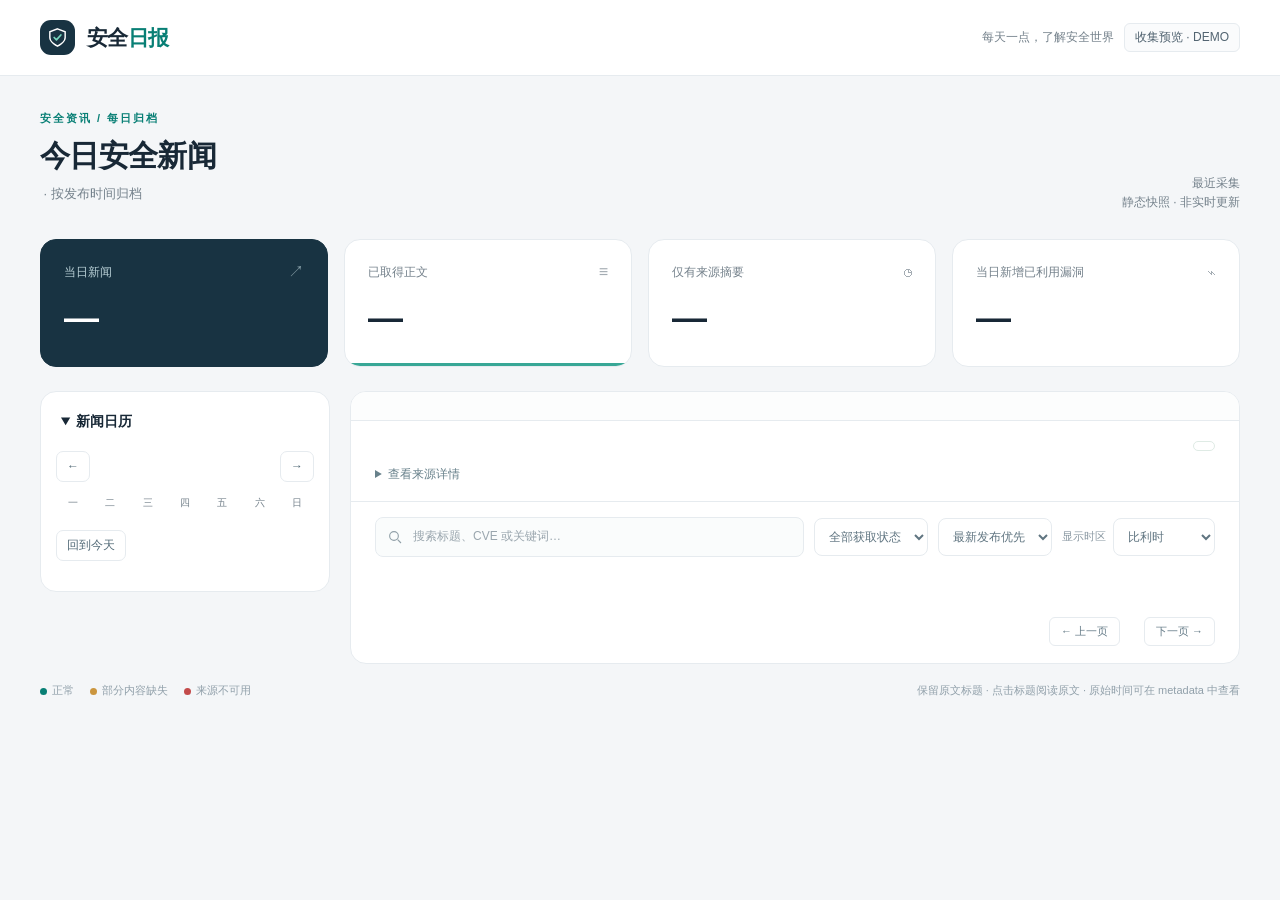
<file: backend_server/frontend/demo.template.html>
<!doctype html>
<html lang="zh-CN">
<head>
<meta charset="utf-8">
<meta name="viewport" content="width=device-width, initial-scale=1">
<meta name="color-scheme" content="light">
<title>安全日报 · 每日安全新闻</title>
<style>
:root{--bg:#f4f6f8;--paper:#fff;--ink:#182836;--muted:#74818b;--line:#e6ebef;--teal:#087f75;--mint:#e8f5f1;--amber:#a36b17;--red:#c34b4b;--navy:#183342;--radius:16px}
*{box-sizing:border-box}body{margin:0;background:var(--bg);color:var(--ink);font:14px/1.6 -apple-system,BlinkMacSystemFont,"Segoe UI","Microsoft YaHei",sans-serif}button,input,select{font:inherit}button,a,select,input{touch-action:manipulation}button{cursor:pointer}a{color:inherit;text-decoration:none}a:hover{color:var(--teal)}button:focus-visible,a:focus-visible,select:focus-visible,input:focus-visible,summary:focus-visible{outline:3px solid #53bca8;outline-offset:3px}button:disabled{cursor:default;opacity:.4}.topbar{height:76px;background:#fff;border-bottom:1px solid var(--line)}.topinner{max-width:1440px;padding:0 40px;height:100%;margin:auto;display:flex;align-items:center;justify-content:space-between;gap:16px}.brand{display:flex;align-items:center;gap:12px;font-size:21px;letter-spacing:-.6px;font-weight:750}.brand-icon{width:35px;height:35px;background:var(--navy);color:#fff;display:grid;place-items:center;border-radius:11px}.brand-icon svg{width:23px;height:23px}.brand em{font-style:normal;color:var(--teal)}.topnote{display:flex;gap:10px;align-items:center;color:var(--muted);font-size:12px}.snapshot-tag{padding:4px 10px;border:1px solid var(--line);border-radius:6px;color:#526471;background:#fafbfc}.dot{width:7px;height:7px;display:inline-block;border-radius:50%;background:var(--teal);flex-shrink:0}.dot.warn{background:#cb963f}.dot.bad{background:var(--red)}main{max-width:1440px;margin:auto;padding:34px 40px 28px}.hero{display:flex;justify-content:space-between;align-items:flex-end;gap:18px;margin-bottom:27px}.eyebrow{color:var(--teal);font-size:11px;font-weight:700;letter-spacing:2px;margin-bottom:8px}h1{font-size:30px;line-height:1.3;letter-spacing:-.7px;margin:0 0 9px;font-weight:720}.hero p{margin:0;color:var(--muted);font-size:13px}.hero-time{font-size:12px;color:var(--muted);text-align:right;white-space:nowrap}.hero-time strong{display:block;color:#526471;font-weight:500;font-size:13px}.metrics{display:grid;grid-template-columns:repeat(4,1fr);gap:16px;margin-bottom:24px}.metric{background:#fff;border:1px solid var(--line);border-radius:var(--radius);padding:19px 23px;position:relative;overflow:hidden}.metric.featured{background:var(--navy);color:white;border-color:var(--navy)}.metric-label{color:var(--muted);display:flex;align-items:center;justify-content:space-between;font-size:12px}.featured .metric-label{color:#bad1d7}.metric-icon{font-size:16px;opacity:.65}.metric-value{font-size:35px;letter-spacing:-1px;font-weight:650;line-height:1.35;margin:9px 0 6px;font-variant-numeric:tabular-nums}.metric-foot{font-size:11px;color:var(--muted)}.featured .metric-foot{color:#b1cbd1}.mini-track{height:3px;background:#edf2f3;position:absolute;bottom:0;left:0;right:0}.mini-track span{display:block;height:100%;background:#38a796}.workspace{background:#fff;border:1px solid var(--line);border-radius:var(--radius);overflow:hidden}.tabs-wrap{padding:0 20px;border-bottom:1px solid var(--line);position:relative;background:#fcfdfd}.tabs{display:flex;gap:4px;overflow-x:auto;scrollbar-width:thin;scrollbar-color:#cbd4da transparent;padding:14px 0}.tab{border:0;white-space:nowrap;background:transparent;color:#70808a;border-radius:8px;padding:9px 12px;display:flex;align-items:center;gap:7px;font-size:12px}.tab:hover{background:#eef3f4}.tab[aria-selected=true]{background:var(--navy);color:white}.tabcount{background:#eaf0f2;color:#60717b;padding:0 6px;border-radius:4px;min-width:20px;font-size:10px;font-variant-numeric:tabular-nums}.tab[aria-selected=true] .tabcount{background:#ffffff20;color:white}.source-summary{padding:20px 24px 17px;border-bottom:1px solid var(--line)}.source-row{display:flex;justify-content:space-between;align-items:center;gap:20px}.source-title{font-size:17px;margin:0;font-weight:650}.source-title small{font-weight:400;font-size:12px;color:var(--muted);margin-left:10px}.source-desc{font-size:12px;color:var(--muted);margin:5px 0 0}.health{display:inline-flex;gap:6px;align-items:center;font-size:11px;border:1px solid #dfebe5;color:#548477;border-radius:20px;padding:4px 10px;white-space:nowrap}.health.warning{color:var(--amber);border-color:#f1e3c7;background:#fffcf5}.health.error{color:var(--red);border-color:#f2dada;background:#fffbfb}.source-meta{margin-top:14px;font-size:12px;color:#75838c}.source-meta summary{cursor:pointer;width:max-content;color:#68818b}.source-grid{display:grid;grid-template-columns:repeat(3,minmax(0,1fr));gap:12px;background:#f7f9fa;border-radius:9px;padding:14px 16px;margin-top:9px}.source-grid div{min-width:0}.source-grid span{display:block;font-size:10px;color:#8a969e;margin-bottom:4px}.source-grid b{font-weight:500;color:#465f6c;overflow-wrap:anywhere}.source-grid .wide{grid-column:1/-1}.toolbar{padding:15px 24px;display:flex;align-items:center;gap:10px}.searchbox{position:relative;flex:1;max-width:440px}.searchbox svg{position:absolute;left:12px;top:12px;width:16px;height:16px;stroke:#91a0a8}.searchbox input{width:100%;border:1px solid var(--line);border-radius:8px;padding:9px 12px 9px 37px;background:#fafcfc;outline-offset:1px;color:var(--ink);font-size:12px}.searchbox input::placeholder{color:#9aa6ae}.control{border:1px solid var(--line);border-radius:8px;padding:8px 10px;background:#fff;color:#607581;font-size:12px;min-height:38px}.zone-control{margin-left:auto;display:flex;align-items:center;gap:7px;color:#8c9aa4;font-size:11px}.results-note{padding:0 24px 11px;font-size:11px;color:#8a98a2;min-height:28px}.table-scroll{overflow-x:auto}table{width:100%;border-collapse:collapse;table-layout:fixed}th{font-size:10px;color:#82919c;text-align:left;font-weight:500;background:#f7f9fa;letter-spacing:.3px;padding:11px 16px;border-top:1px solid var(--line);border-bottom:1px solid var(--line)}th:first-child,td:first-child{padding-left:24px}th:last-child,td:last-child{padding-right:24px}td{padding:17px 16px;border-bottom:1px solid #edf1f3;vertical-align:middle;font-size:12px}.article-row:hover{background:#fcfefe}.article-title{font-weight:580;font-size:13px;line-height:1.6;display:inline-block;color:#253d4a;overflow-wrap:anywhere}.article-sub{color:#94a0a8;font-size:10px;display:flex;align-items:center;gap:7px;margin-top:5px}.article-sub .separator{color:#c5ced3}.article-sub .lang{font-size:9px;border:1px solid #e4eaed;padding:0 4px;border-radius:3px;line-height:1.6}.time-main{font-variant-numeric:tabular-nums;color:#526a77;white-space:nowrap}.time-sub{color:#99a6ae;font-size:10px}.status{border-radius:5px;padding:4px 7px;font-size:10px;white-space:nowrap;display:inline-flex;gap:5px;align-items:center;background:var(--mint);color:#268574}.status.excerpt{color:var(--amber);background:#fbf4e7}.status.missing{color:#9c7676;background:#f8eded}.size-main{color:#60747f;font-variant-numeric:tabular-nums}.size-sub{color:#9ca7ae;font-size:10px}.detail-btn{border:1px solid #e6ecef;background:#fff;color:#6c818c;font-size:11px;border-radius:6px;padding:5px 8px;white-space:nowrap}.detail-btn[aria-expanded=true]{background:#edf6f4;border-color:#cde6df;color:var(--teal)}.detail-row td{padding:0 24px!important;background:#f8fbfb}.detail-row[hidden]{display:none}.detail-content{padding:20px 0 22px}.detail-heading{font-size:11px;letter-spacing:1px;color:var(--teal);font-weight:600;margin:0 0 14px}.metadata{display:grid;grid-template-columns:repeat(3,minmax(0,1fr));gap:15px 25px;margin:0}.metadata>div{min-width:0}.metadata dt{font-size:10px;color:#8a9ba3;margin-bottom:4px}.metadata dd{margin:0;color:#435d69;font-size:11px;overflow-wrap:anywhere;line-height:1.7}.metadata .wide{grid-column:1/-1}.mono{font-family:ui-monospace,SFMono-Regular,Consolas,monospace;font-size:10px!important}.metadata a{color:var(--teal);text-decoration:underline;text-underline-offset:3px}.detail-info{margin-top:16px;padding:9px 12px;background:#edf4f5;border-radius:6px;color:#78909a;font-size:11px}.pagination{display:flex;align-items:center;justify-content:space-between;padding:17px 24px;font-size:11px;color:#8696a0;gap:12px}.page-actions{display:flex;align-items:center;gap:12px}.page-actions button{border:1px solid var(--line);background:#fff;color:#677d89;border-radius:6px;padding:5px 11px;font-size:11px}.empty{padding:55px 24px;text-align:center}.empty svg{width:46px;height:46px;stroke:#aebfc7;margin-bottom:10px}.empty h3{font-size:16px;font-weight:550;margin:0 0 7px}.empty p{font-size:12px;color:#91a0a8;margin:0 auto;max-width:480px}.bottom-note{display:flex;gap:16px;align-items:center;justify-content:space-between;font-size:11px;color:#91a0aa;margin-top:18px}.bottom-note .legend{display:flex;gap:16px}.legend span{display:flex;gap:5px;align-items:center}.sr-only{position:absolute;width:1px;height:1px;margin:-1px;padding:0;overflow:hidden;clip:rect(0,0,0,0);white-space:nowrap;border:0}#table-head .col-title{width:45%}#table-head .col-date{width:18%}#table-head .col-status{width:14%}#table-head .col-size{width:14%}#table-head .col-detail{width:9%}
@media(min-width:1450px){main{padding-top:42px}.hero{margin-bottom:30px}}
@media(max-width:1050px){.topinner{padding:0 24px}main{padding:28px 24px}.metric{padding:17px}.tab{padding:9px 10px}.toolbar{flex-wrap:wrap}.searchbox{max-width:none;flex-basis:45%}.zone-control{margin-left:0}.metadata{grid-template-columns:repeat(2,minmax(0,1fr))}table{min-width:870px}}
@media(max-width:650px){.topbar{height:64px}.topinner{padding:0 17px}.brand{font-size:19px}.topnote>span:first-child{display:none}main{padding:24px 14px}.hero{align-items:flex-start;flex-direction:column;gap:12px}h1{font-size:25px}.hero-time{text-align:left}.hero-time strong{display:inline;margin-left:5px}.metrics{grid-template-columns:repeat(2,1fr);gap:10px;margin-bottom:18px}.metric{padding:15px}.metric-value{font-size:29px}.metric-foot{font-size:10px}.tabs-wrap{padding:0 10px}.source-summary{padding:17px}.source-row{align-items:flex-start;gap:10px}.source-title{font-size:15px}.source-title small{display:block;margin-left:0;margin-top:3px}.source-desc{line-height:1.8}.toolbar{padding:14px 17px;gap:8px}.searchbox{flex-basis:100%;max-width:none}.control{max-width:100%}.zone-control{margin-left:auto}.zone-control>span{display:none}.results-note{padding:0 17px 10px}.pagination{padding:14px 17px}.bottom-note{align-items:flex-start;flex-direction:column;gap:7px}.source-grid{grid-template-columns:1fr}.source-grid .wide{grid-column:auto}.metadata{grid-template-columns:1fr 1fr}.table-scroll{scrollbar-width:thin}.health{font-size:10px} .page-actions{gap:8px}}
@media(max-width:800px){table{min-width:0}#table-head .col-title{width:53%}#table-head .col-date{width:25%}#table-head .col-detail{width:22%}#table-head th:nth-child(3),#table-head th:nth-child(4),.article-row td:nth-child(3),.article-row td:nth-child(4){display:none}th,td{padding:14px 8px}th:first-child,td:first-child{padding-left:16px}th:last-child,td:last-child{padding-right:16px}.detail-btn{padding:5px 7px}.article-title{font-size:12px}.metadata{grid-template-columns:1fr 1fr}}
.collection-layout{display:grid;grid-template-columns:290px minmax(0,1fr);gap:20px;align-items:start}.calendar-card{background:white;border:1px solid var(--line);border-radius:16px;overflow:hidden;position:sticky;top:18px}.calendar-card>summary{padding:18px 20px;cursor:pointer;font-size:14px;font-weight:650;list-style-position:inside}.calendar-body{padding:0 15px 17px}.calendar-heading{display:flex;align-items:center;justify-content:space-between;gap:8px;margin-bottom:13px}.calendar-heading strong{font-size:15px;font-weight:600}.calendar-heading button,.today-btn,.undated-btn{border:1px solid var(--line);background:white;color:#526a77;border-radius:7px;padding:5px 10px;font-size:12px}.calendar-week,.calendar-grid{display:grid;grid-template-columns:repeat(7,minmax(0,1fr));gap:3px}.calendar-week span{text-align:center;font-size:10px;color:var(--muted);padding-bottom:7px}.calendar-day{border:1px solid transparent;border-radius:7px;background:transparent;min-height:48px;padding:4px 0;color:#5b707c;display:flex;flex-direction:column;align-items:center;justify-content:center;gap:1px}.calendar-day .day-number{font-size:12px}.calendar-day .day-count{font-size:9px;color:var(--teal);line-height:1.4}.calendar-day:hover{background:#eef6f4}.calendar-day.has-news{background:#f1f8f6}.calendar-day.is-today{border-color:#46a593}.calendar-day[aria-pressed=true]{background:var(--navy);color:white;border-color:var(--navy)}.calendar-day[aria-pressed=true] .day-count{color:#9ee0cc}.calendar-day.no-news .day-count{color:#c4cdd2}.calendar-note{font-size:10px;color:var(--muted);line-height:1.8;margin:13px 3px 0}.calendar-footer{display:flex;align-items:center;justify-content:space-between;gap:8px;margin-top:12px}.undated-btn{font-size:10px}.selected-date{display:inline-flex;align-items:center;gap:7px;color:var(--teal);font-weight:500}.scope-note{font-size:11px;color:var(--muted);margin:8px 0 0}.scope-note strong{font-weight:500;color:#526a77}.workspace #table-head .col-title{width:40%}.workspace #table-head .col-date{width:19%}.workspace #table-head .col-detail{width:13%}.workspace table{min-width:800px}
@media(max-width:1199px){.collection-layout{grid-template-columns:1fr}.calendar-card{position:static}.calendar-body{padding:0 20px 17px}.calendar-day{min-height:47px}.calendar-week,.calendar-grid{gap:5px}.calendar-heading{justify-content:center;gap:24px}.calendar-footer{justify-content:center;gap:15px}.calendar-note{text-align:center}}
@media(max-width:800px){.workspace table{min-width:0}.workspace #table-head .col-title{width:53%}.workspace #table-head .col-date{width:25%}.workspace #table-head .col-detail{width:22%}}
@media(prefers-reduced-motion:no-preference){button,a{transition:background .15s,color .15s,border-color .15s}}
</style>
</head>
<body>
<header class="topbar"><div class="topinner"><a class="brand" href="#" aria-label="安全日报收集概览"><span class="brand-icon"><svg viewBox="0 0 24 24" fill="none" aria-hidden="true"><path d="m12 3 8 3v6c0 5-8 9-8 9s-8-4-8-9V6l8-3Z" stroke="currentColor" stroke-width="1.5"/><path d="m8.5 12 2.4 2.4 4.6-5" stroke="#77d7bd" stroke-width="1.8" stroke-linecap="round" stroke-linejoin="round"/></svg></span><span>安全<em>日报</em></span></a><div class="topnote"><span>每天一点，了解安全世界</span><span class="snapshot-tag">收集预览 · DEMO</span></div></div></header>
<main>
<section class="hero"><div><div class="eyebrow">安全资讯 / 每日归档</div><h1 id="day-heading">今日安全新闻</h1><p><span class="selected-date" id="selected-date"></span> · 按发布时间归档</p><div class="scope-note" id="scope-note"></div></div><div class="hero-time">最近采集 <strong id="collected-at"></strong><span>静态快照 · 非实时更新</span></div></section>
<section class="metrics" aria-label="采集统计">
<div class="metric featured"><div class="metric-label"><span id="metric-news-label">当日新闻</span><span class="metric-icon">↗</span></div><div class="metric-value" id="metric-news">—</div><div class="metric-foot" id="metric-news-foot"></div></div>
<div class="metric"><div class="metric-label">已取得正文<span class="metric-icon">≡</span></div><div class="metric-value" id="metric-body">—</div><div class="metric-foot" id="metric-body-foot"></div><div class="mini-track"><span id="body-progress"></span></div></div>
<div class="metric"><div class="metric-label">仅有来源摘要<span class="metric-icon">◷</span></div><div class="metric-value" id="metric-excerpt">—</div><div class="metric-foot" id="metric-excerpt-foot"></div></div>
<div class="metric"><div class="metric-label">当日新增已利用漏洞<span class="metric-icon">⌁</span></div><div class="metric-value" id="metric-kev">—</div><div class="metric-foot" id="metric-kev-foot"></div></div>
</section>
<div class="collection-layout">
<details class="calendar-card" open><summary>新闻日历</summary><div class="calendar-body">
<div class="calendar-heading"><button id="month-previous" type="button" aria-label="上个月">←</button><strong id="calendar-month" aria-live="polite"></strong><button id="month-next" type="button" aria-label="下个月">→</button></div>
<div class="calendar-week" aria-hidden="true"><span>一</span><span>二</span><span>三</span><span>四</span><span>五</span><span>六</span><span>日</span></div>
<div id="calendar-grid" class="calendar-grid" role="group" aria-label="选择新闻日期"></div>
<div class="calendar-footer"><button id="back-today" class="today-btn" type="button">回到今天</button><button id="undated" class="undated-btn" type="button" hidden>日期未确定</button></div>
<p class="calendar-note" id="calendar-note"></p>
</div></details>
<section class="workspace">
<div class="tabs-wrap"><div id="source-tabs" class="tabs" role="tablist" aria-label="按新闻来源切换"></div></div>
<div id="source-panel" role="tabpanel" aria-labelledby="tab-all">
<div class="source-summary"><div class="source-row"><div><h2 id="source-title" class="source-title"></h2><p id="source-description" class="source-desc"></p></div><span id="source-health" class="health"></span></div><details class="source-meta" id="source-meta"><summary>查看来源详情</summary><div id="source-grid" class="source-grid"></div></details></div>
<div class="toolbar"><label class="searchbox"><span class="sr-only">搜索标题、CVE 或产品</span><svg viewBox="0 0 24 24" fill="none" aria-hidden="true"><circle cx="10.5" cy="10.5" r="6.5" stroke-width="1.7"/><path d="m16 16 5 5" stroke-width="1.7"/></svg><input id="search" type="search" placeholder="搜索标题、CVE 或关键词…" autocomplete="off"></label><label><span class="sr-only">获取状态</span><select id="content-filter" class="control"><option value="all">全部获取状态</option><option value="article_body">已取得正文</option><option value="rss_excerpt">仅来源摘要</option><option value="title_only">仅标题 / 链接</option></select></label><label><span class="sr-only">排序方式</span><select id="sort" class="control"><option value="published">最新发布优先</option><option value="collected">最新采集优先</option></select></label><label class="zone-control"><span>显示时区</span><select id="timezone" class="control"><option value="Europe/Brussels">比利时</option><option value="Asia/Shanghai">北京时间</option><option value="UTC">协调世界时</option></select></label></div>
<div class="results-note" id="results-note" aria-live="polite"></div>
<div class="table-scroll" id="table-wrap"><table aria-label="收集记录"><thead id="table-head"></thead><tbody id="article-list"></tbody></table></div>
<div class="empty" id="empty" hidden><svg viewBox="0 0 48 48" fill="none" aria-hidden="true"><rect x="10" y="7" width="28" height="34" rx="5" stroke-width="1.4"/><path d="M17 16h14M17 23h14M17 30h7" stroke-width="1.4" stroke-linecap="round"/></svg><h3 id="empty-title"></h3><p id="empty-description"></p></div>
<div class="pagination"><span id="page-info"></span><div class="page-actions"><button id="previous" type="button">← 上一页</button><span id="page-number"></span><button id="next" type="button">下一页 →</button></div></div>
</div>
</section>
</div>
<footer class="bottom-note"><div class="legend"><span><i class="dot"></i> 正常</span><span><i class="dot warn"></i> 部分内容缺失</span><span><i class="dot bad"></i> 来源不可用</span></div><span>保留原文标题 · 点击标题阅读原文 · 原始时间可在 metadata 中查看</span></footer>
</main>
<script id="snapshot" type="application/json">__ANQUANDAY_DATA__</script>
<script>
'use strict';
const DATA=JSON.parse(document.getElementById('snapshot').textContent);
const $=id=>document.getElementById(id),fmt=new Intl.NumberFormat('zh-CN');
const sources=new Map(DATA.sources.map(s=>[s.id,s]));
const state={source:'all',page:1,pageSize:12,query:'',filter:'all',sort:'published',zone:'Europe/Brussels',date:null,month:null,followToday:true};
const labels={article_body:'已取得正文',feed_content:'来源正文',rss_excerpt:'仅来源摘要',title_only:'仅标题'};
const displayTitle=a=>a.display_title||'标题待翻译';
const sourceName=s=>s?.name||'其他来源';
const translationLabel=a=>a.translation?.status==='original_zh'?'中文原文':a.translation?.status==='translated'?'中文译文':'等待翻译';
const timeLabels={explicit_timezone:'来源明确提供时区',source_timezone_assumed:'时区为推定值',timezone_unknown:'时区未知',missing:'来源未提供',date_only:'仅精确到日期',ambiguous_local_time:'夏令时歧义',nonexistent_local_time:'不存在的本地时间',unresolved:'尚未解析'};
const errorLabels={http_403:'文章页返回 HTTP 403',http_405:'来源返回 HTTP 405',http_521:'文章页返回 HTTP 521',http_429:'请求受到限流（429）',body_requests_paused_after_repeated_block:'该来源连续失败，已暂停后续正文请求',body_selector_missing_or_too_short:'未提取到足够正文',all_endpoints_failed:'来源端点不可用'};
const el=(tag,cls,text)=>{const n=document.createElement(tag);if(cls)n.className=cls;if(text!==undefined)n.textContent=String(text);return n;};
function safeUrl(value){try{const u=new URL(value);return ['https:','http:'].includes(u.protocol)?u.href:null;}catch{return null;}}
function link(text,url){const a=el('a','',text),u=safeUrl(url);if(u){a.href=u;a.target='_blank';a.rel='noopener noreferrer';}return a;}
function dateParts(value){if(!value)return null;const d=new Date(value);if(Number.isNaN(d.valueOf()))return null;const parts=new Intl.DateTimeFormat('sv-SE',{timeZone:state.zone,year:'numeric',month:'2-digit',day:'2-digit',hour:'2-digit',minute:'2-digit',hourCycle:'h23'}).formatToParts(d);const p=Object.fromEntries(parts.map(x=>[x.type,x.value]));return {day:p.year+'-'+p.month+'-'+p.day,time:p.hour+':'+p.minute};}
function dateText(value){const p=dateParts(value);return p?p.day+' '+p.time:'未提供';}
function todayKey(now=new Date()){return dateParts(now.toISOString()).day;}
function recordDay(a,kev=false){if(kev)return a.dateAdded||null;const p=a.published;if(p?.utc)return dateParts(p.utc)?.day||null;if(p?.status==='date_only')return p.date||p.raw||null;return null;}
function matchesDay(a,kev=false){return state.date==='undated'?!recordDay(a,kev):recordDay(a,kev)===state.date;}
function dayRows(id=state.source){const kev=id==='cisa_kev';return (kev?DATA.kev:DATA.articles).filter(a=>(kev||id==='all'||a.source_id===id)&&matchesDay(a,kev));}
function currentScope(){return state.source==='cisa_kev'?DATA.kev:DATA.articles.filter(a=>state.source==='all'||a.source_id===state.source);}
function zoneName(){return state.zone==='Europe/Brussels'?'比利时':state.zone==='Asia/Shanghai'?'北京时间':'UTC';}
function monthCells(month){const [year,m]=month.split('-').map(Number),start=(new Date(Date.UTC(year,m-1,1)).getUTCDay()+6)%7,days=new Date(Date.UTC(year,m,0)).getUTCDate();return [...Array(start).fill(null),...Array.from({length:days},(_,i)=>month+'-'+String(i+1).padStart(2,'0'))];}
function setDate(day,followToday=false){state.date=day;state.followToday=followToday;if(day!=='undated')state.month=day.slice(0,7);state.page=1;state.query='';state.filter='all';$('search').value='';$('content-filter').value='all';render();}
function moveMonth(delta){const [y,m]=state.month.split('-').map(Number),next=new Date(Date.UTC(y,m-1+delta,1));state.month=next.toISOString().slice(0,7);renderCalendar();}
function renderCalendar(){const grid=$('calendar-grid'),counts=new Map(),kev=state.source==='cisa_kev',rows=currentScope(),today=todayKey();let unknown=0;for(const a of rows){const day=recordDay(a,kev);if(day)counts.set(day,(counts.get(day)||0)+1);else unknown++;}grid.replaceChildren();const [y,m]=state.month.split('-');$('calendar-month').textContent=y+' 年 '+Number(m)+' 月';for(const day of monthCells(state.month)){if(!day){grid.append(el('span'));continue;}const count=counts.get(day)||0,b=el('button','calendar-day '+(count?'has-news':'no-news')+(day===today?' is-today':''));b.type='button';b.setAttribute('aria-label',day+'，'+count+(kev?' 条 KEV 记录':' 篇新闻')+(day===today?'，今天':''));b.setAttribute('aria-pressed',String(day===state.date));if(day===today)b.setAttribute('aria-current','date');b.append(el('span','day-number',Number(day.slice(-2))),el('span','day-count',count?count+(kev?' 条':' 篇'):'—'));b.addEventListener('click',()=>setDate(day,day===todayKey()));grid.append(b);}$('undated').hidden=!unknown;$('undated').textContent='日期未确定 · '+unknown;$('undated').setAttribute('aria-pressed',String(state.date==='undated'));$('calendar-note').textContent=(state.source==='all'?'全部新闻':sourceName(sources.get(state.source)))+' · '+(kev?'按加入目录日期计数':'按'+zoneName()+'日期计数')+'；数量不受搜索和获取状态筛选影响。空白日期表示快照中没有收录。';}
function renderDayHeading(){const isToday=state.date===todayKey(),undated=state.date==='undated';$('day-heading').textContent=undated?'日期未确定的记录':isToday?'今日安全新闻':'往日安全新闻';$('selected-date').textContent=undated?'尚不能归入具体日期':state.date+(isToday?' · 今天':'')+' · '+zoneName();$('scope-note').textContent='累计已收集 '+fmt.format(DATA.articles.length)+' 篇新闻 · '+fmt.format(DATA.revision_count)+' 个内容版本 · 切换日历查看其他日期';$('metric-news-label').textContent=undated?'未确定日期的新闻':'当日新闻';document.title=(undated?'日期未确定':isToday?'今天':state.date)+' · 安全日报';}
function dot(status){return el('i','dot'+(status==='failed'?' bad':status==='partial'?' warn':''));}
function sourceCount(id){return dayRows(id).length;}
function fillMetrics(){const a=dayRows('all'),body=a.filter(x=>x.content_kind==='article_body').length,excerpt=a.filter(x=>['rss_excerpt','feed_content'].includes(x.content_kind)).length,title=a.filter(x=>x.content_kind==='title_only').length; $('metric-news').textContent=fmt.format(a.length);$('metric-news-foot').textContent=new Set(a.map(x=>x.source_id)).size+' 个新闻来源 · 累计 '+fmt.format(DATA.articles.length)+' 篇';$('metric-body').textContent=fmt.format(body);$('metric-body-foot').textContent='正文覆盖率 '+(100*body/Math.max(a.length,1)).toFixed(1)+'%';$('body-progress').style.width=(100*body/Math.max(a.length,1))+'%';$('metric-excerpt').textContent=fmt.format(excerpt);$('metric-excerpt-foot').textContent='另有 '+title+' 篇仅保留标题和链接';$('metric-kev').textContent=fmt.format(dayRows('cisa_kev').length);$('metric-kev-foot').textContent='目录累计 '+fmt.format(DATA.kev.length)+' 条 · 独立于新闻';$('collected-at').textContent=dateText(DATA.collected_at);}
function makeTabs(){const tabs=$('source-tabs');tabs.replaceChildren();const options=[{id:'all',name:'全部新闻'},...DATA.sources];for(const s of options){const b=el('button','tab');b.type='button';b.id='tab-'+s.id;b.setAttribute('role','tab');b.setAttribute('aria-controls','source-panel');b.setAttribute('aria-selected',String(s.id===state.source));b.tabIndex=s.id===state.source?0:-1;if(s.id!=='all')b.append(dot(s.latest_run.status));b.append(el('span','',sourceName(s)),el('span','tabcount',fmt.format(sourceCount(s.id))));b.addEventListener('click',()=>selectSource(s.id));b.addEventListener('keydown',e=>{const idx=options.findIndex(x=>x.id===s.id);let next;if(e.key==='ArrowRight')next=(idx+1)%options.length;if(e.key==='ArrowLeft')next=(idx-1+options.length)%options.length;if(e.key==='Home')next=0;if(e.key==='End')next=options.length-1;if(next!==undefined){e.preventDefault();selectSource(options[next].id);$('tab-'+options[next].id).focus();$('tab-'+options[next].id).scrollIntoView({block:'nearest',inline:'nearest'});}});tabs.append(b);}}
function selectSource(id){state.source=id;state.page=1;state.filter='all';$('content-filter').value='all';$('content-filter').disabled=id==='cisa_kev';for(const tab of $('source-tabs').children){const active=tab.id==='tab-'+id;tab.setAttribute('aria-selected',String(active));tab.tabIndex=active?0:-1;}$('source-panel').setAttribute('aria-labelledby','tab-'+id);$('source-meta').open=false;render();}
function sourceMetaField(label,value,wide=false){const d=el('div',wide?'wide':'');d.append(el('span','',label));const b=el('b');if(value instanceof Node)b.append(value);else b.textContent=value??'未提供';d.append(b);return d;}
function renderSource(){const all=state.source==='all',s=sources.get(state.source),health=$('source-health'),grid=$('source-grid');grid.replaceChildren();health.replaceChildren();health.className='health';$('source-title').replaceChildren(el('span','',all?'全部新闻':sourceName(s)),el('small','',fmt.format(sourceCount(state.source))+(state.source==='cisa_kev'?' 条 · 当日入库':' 篇 · 所选日期')));grid.append(sourceMetaField('当前日期',state.date==='undated'?'日期未确定':state.date),sourceMetaField('累计收集',fmt.format(all?DATA.articles.length:s.id==='cisa_kev'?DATA.kev.length:DATA.articles.filter(a=>a.source_id===s.id).length)+(s?.id==='cisa_kev'?' 条目录记录':' 篇新闻')));if(all){$('source-description').textContent='保留每篇原始报道；同一事件的不同来源尚未自动合并。';const available=DATA.sources.filter(x=>['ok','partial'].includes(x.latest_run.status)).length;health.append(dot('ok'),el('span','',available+' / '+DATA.sources.length+' 个来源可用'));grid.append(sourceMetaField('快照生成时间',dateText(DATA.generated_at)),sourceMetaField('采集窗口','各 RSS 当前返回的最近条目'),sourceMetaField('中文处理','优先显示中文译文；展开保留原文'));}else{const r=s.latest_run;const descriptions={freebuf:'本次未取得文章，其他来源继续正常收集。',thehackernews:'RSS 摘要已保存；文章页访问受限，正文获取已暂停。',seebug:'RSS 摘要已保存；文章页返回错误，正文获取已暂停。',anquanke:'正文缺失的条目保留标题与链接；无时区的时间暂按北京时间推定。',cisa_kev:'按官方加入目录日期查看；不代表漏洞发生日期，与新闻分别统计。'};$('source-description').textContent=descriptions[s.id]||'已保存来源链接、原始时间与可追溯的内容 metadata。';health.className+=' '+(r.status==='failed'?'error':r.status==='partial'?'warning':'');health.append(dot(r.status),el('span','',r.status==='failed'?'来源不可用':r.status==='partial'?'部分内容缺失':'采集正常'));grid.append(sourceMetaField('原始名称',s.name),sourceMetaField('来源 ID',s.id),sourceMetaField('接入方式',s.kind==='kev'?'JSON 数据目录':'RSS + 文章页'),sourceMetaField('最近采集',dateText(r.finished_at)),sourceMetaField('原始入口',link(s.url,s.url),true));if(r.error)grid.append(sourceMetaField('失败原因',(errorLabels[r.error]||r.error)+'；'+(r.endpoint_attempts||[]).map(x=>x.error||x.status).join(' / '),true));if(s.timezone_hint)grid.append(sourceMetaField('无时区时间的假设',s.timezone_hint+'（尚未独立确认）',true));}}
function filtered(){const kev=state.source==='cisa_kev';let rows=dayRows();const q=state.query.toLowerCase();if(q)rows=rows.filter(a=>(kev?[a.cveID,a.vendorProject,a.product,a.vulnerabilityName,a.shortDescription]:[a.title,a.title_zh,a.guid,sources.get(a.source_id)?.name]).filter(Boolean).join(' ').toLowerCase().includes(q));if(!kev&&state.filter!=='all')rows=rows.filter(a=>state.filter==='rss_excerpt'?['rss_excerpt','feed_content'].includes(a.content_kind):a.content_kind===state.filter);rows.sort((a,b)=>{const av=state.sort==='collected'?a.last_seen_at:kev?a.dateAdded:a.published?.utc;const bv=state.sort==='collected'?b.last_seen_at:kev?b.dateAdded:b.published?.utc;return (bv||'').localeCompare(av||'')||(kev?a.cveID.localeCompare(b.cveID):b.id-a.id);});return rows;}
function metadataField(label,value,wide=false,mono=false){const d=el('div',wide?'wide':'');d.append(el('dt','',label));const dd=el('dd',mono?'mono':'');if(value instanceof Node)dd.append(value);else dd.textContent=value===null||value===undefined||value===''?'未提供':String(value);d.append(dd);return d;}
function newsDetails(a){const box=el('div','detail-content');box.append(el('h3','detail-heading','文章原始信息 · #'+a.id));const dl=el('dl','metadata');const fields=[['标题（原文）',a.title,true],['标题（中文）',a.title_zh||'等待翻译',true],['翻译状态',translationLabel(a)],['翻译模型',a.translation?.model||'未使用'],['翻译时间',a.translation?.translated_at?dateText(a.translation.translated_at):'未翻译'],['来源 / 文章 ID',a.source_id+' / '+a.id],['原文语言',a.language==='zh'?'中文':a.language||'未提供'],['内容版本',a.revision_count+' 个版本'],['来源原始发布时间',a.published?.raw],['标准 UTC 时间',a.published?.utc],['时区状态',timeLabels[a.published?.status]||a.published?.status],['首次发现',dateText(a.first_seen_at)],['最近采集',dateText(a.last_seen_at)],['来源明确更新时间',a.modified?.utc||'来源未提供'],['事件发生时间',a.happened_at||'尚未确认'],['内容类型',a.content_kind],['正文 / 证据 / 引用',fmt.format(a.text_length)+' 字符 · '+a.evidence_count+' 片段 · '+a.reference_count+' 链接'],['HTTP 状态 / 提取位置',(a.page_http_status||'未请求或未取得响应')+' / '+(a.selector||'—')],['原始时区字段',a.published?.source_timezone],['抓取记录 ID','RSS '+(a.feed_fetch_id||'—')+' / 页面 '+(a.page_fetch_id||'—')]];fields.forEach(f=>dl.append(metadataField(...f)));dl.append(metadataField('原文链接',link(a.url,a.url),true),metadataField('GUID',a.guid,true,true),metadataField('正文 SHA-256',a.content_sha256,true,true),metadataField('版本 SHA-256',a.revision_hash,true,true));if(a.body_error)dl.append(metadataField('正文获取说明',errorLabels[a.body_error]||a.body_error,true));box.append(dl,el('div','detail-info','这里显示真实采集信息，不展示生成式摘要。发生时间与报道时间分别保存，未确认的信息保持为空。'));return box;}
function kevDetails(a){const box=el('div','detail-content');box.append(el('h3','detail-heading','漏洞目录原始信息 · '+a.cveID));const dl=el('dl','metadata');[['漏洞名称（原文）',a.vulnerabilityName,true],['漏洞名称（中文）',a.title_zh||'等待翻译',true],['翻译状态',translationLabel(a)],['翻译模型',a.translation?.model||'未使用'],['CVE ID',a.cveID],['厂商 / 产品',a.vendorProject+' / '+a.product],['加入目录的日期',a.dateAdded],['处置截止日期',a.dueDate],['已知勒索活动使用',a.knownRansomwareCampaignUse],['首次采集',dateText(a.first_seen_at)]].forEach(f=>dl.append(metadataField(...f)));dl.append(metadataField('漏洞描述（原文）',a.shortDescription,true),metadataField('建议措施（原文）',a.requiredAction,true),metadataField('来源备注',a.notes,true),metadataField('官方目录',link('打开 CISA KEV 原始目录','https://www.cisa.gov/known-exploited-vulnerabilities-catalog'),true));box.append(dl,el('div','detail-info','加入目录的日期不代表漏洞发生时间。该记录属于基线目录，不作为当天新增新闻。'));return box;}
function renderRows(rows){const kev=state.source==='cisa_kev';$('table-head').replaceChildren();const head=el('tr');const headers=kev?['漏洞 / 产品','加入目录','勒索活动使用','目录类型','原文与详情']:['新闻 / 来源','发布时间','获取状态','内容量','原文与详情'];headers.forEach((x,i)=>head.append(el('th',['col-title','col-date','col-status','col-size','col-detail'][i],x)));$('table-head').append(head);const body=$('article-list');body.replaceChildren();rows.forEach((a,idx)=>{const tr=el('tr','article-row'),detail=el('tr','detail-row');detail.hidden=true;detail.id='meta-'+(kev?a.cveID:a.id);const title=el('td'),time=el('td'),status=el('td'),size=el('td'),action=el('td');if(kev){const headline=link(a.cveID+' · '+displayTitle(a),'https://www.cisa.gov/known-exploited-vulnerabilities-catalog');headline.className='article-title';title.append(headline,el('div','article-sub',translationLabel(a)+' · 展开查看原文'));time.append(el('div','time-main',a.dateAdded),el('div','time-sub','仅精确到日期'));status.append(el('span','status'+(a.knownRansomwareCampaignUse==='Known'?' excerpt':''),a.knownRansomwareCampaignUse==='Known'?'已知用于勒索':'未确认'));size.append(el('div','size-main','漏洞目录'),el('div','size-sub','与新闻分开统计'));}else{const headline=link(displayTitle(a),a.url);headline.className='article-title';const sub=el('div','article-sub');sub.append(el('span','',sourceName(sources.get(a.source_id))),el('span','separator','·'),el('span','lang',translationLabel(a)));title.append(headline,sub);const dt=dateParts(a.published?.utc);time.append(el('div','time-main',dt?dt.day:(a.published?.status==='date_only'?(a.published.date||a.published.raw):'时间未确定')),el('div','time-sub',dt?dt.time+(a.published.status==='source_timezone_assumed'?' · 时区推定':''):(a.published?.status==='date_only'?'仅精确到日期':'来源未提供可确定的时间')));status.append(el('span','status'+(a.content_kind==='title_only'?' missing':a.content_kind==='article_body'?'':' excerpt'),labels[a.content_kind]||'未分类'));size.append(el('div','size-main',fmt.format(a.text_length)+' 字符'),el('div','size-sub',a.evidence_count+' 个证据片段'));}const toggle=el('button','detail-btn','展开原文 ↗');toggle.type='button';toggle.setAttribute('aria-expanded','false');toggle.setAttribute('aria-controls',detail.id);toggle.setAttribute('aria-label','查看 '+(kev?a.cveID:displayTitle(a))+' 的原文与详情');toggle.addEventListener('click',()=>{detail.hidden=!detail.hidden;toggle.setAttribute('aria-expanded',String(!detail.hidden));toggle.textContent=detail.hidden?'展开原文 ↗':'收起 ↑';if(!detail.hidden&&!detail.childNodes.length){const td=el('td');td.colSpan=5;td.append(kev?kevDetails(a):newsDetails(a));detail.append(td);}});action.append(toggle);tr.append(title,time,status,size,action);body.append(tr,detail);});}
function render(){renderDayHeading();fillMetrics();for(const tab of $('source-tabs').children)tab.querySelector('.tabcount').textContent=fmt.format(sourceCount(tab.id.slice(4)));renderCalendar();renderSource();const rows=filtered(),pages=Math.max(1,Math.ceil(rows.length/state.pageSize));state.page=Math.min(state.page,pages);const start=(state.page-1)*state.pageSize;renderRows(rows.slice(start,start+state.pageSize));$('results-note').textContent=(state.date==='undated'?'日期未确定':state.date)+' · 显示 '+fmt.format(rows.length)+' 条'+(state.source==='cisa_kev'?' KEV 记录':'新闻')+' · '+(state.source==='cisa_kev'?'日期为加入目录日期':state.zone==='Europe/Brussels'?'发布时间按比利时时区显示（自动处理夏令时）':state.zone==='Asia/Shanghai'?'发布时间按北京时间显示':'发布时间按 UTC 显示');$('page-info').textContent=rows.length?'第 '+(start+1)+'–'+Math.min(start+state.pageSize,rows.length)+' 条 / 共 '+fmt.format(rows.length)+' 条':'共 0 条';$('page-number').textContent=state.page+' / '+pages;$('previous').disabled=state.page===1;$('next').disabled=state.page===pages;$('table-wrap').hidden=!rows.length;$('empty').hidden=!!rows.length;const failed=state.source!=='all'&&sources.get(state.source)?.latest_run.status==='failed';$('empty-title').textContent=failed?'这个来源暂时还没有收集到内容':state.query||state.filter!=='all'?'没有匹配的记录':state.date==='undated'?'没有日期未确定的记录':'这一天暂无收录';$('empty-description').textContent=failed?'本次访问返回错误。来源失败会被单独记录，不影响其他来源；可展开来源 metadata 查看原因。':state.query||state.filter!=='all'?'试试清空关键词或切换获取状态。':'请选择其他日期或来源。这里展示已有采集快照，不代表当天没有安全事件。';}
$('search').addEventListener('input',e=>{state.query=e.target.value.trim();state.page=1;render();});$('content-filter').addEventListener('change',e=>{state.filter=e.target.value;state.page=1;render();});$('sort').addEventListener('change',e=>{state.sort=e.target.value;state.page=1;render();});$('timezone').addEventListener('change',e=>{state.zone=e.target.value;if(state.followToday){state.date=todayKey();state.month=state.date.slice(0,7);}state.page=1;render();});$('previous').addEventListener('click',()=>{state.page--;render();});$('next').addEventListener('click',()=>{state.page++;render();});state.date=todayKey();state.month=state.date.slice(0,7);$('month-previous').addEventListener('click',()=>moveMonth(-1));$('month-next').addEventListener('click',()=>moveMonth(1));$('back-today').addEventListener('click',()=>setDate(todayKey(),true));$('undated').addEventListener('click',()=>setDate('undated'));document.querySelector('.brand').addEventListener('click',e=>{e.preventDefault();state.source='all';$('content-filter').disabled=false;makeTabs();$('source-panel').setAttribute('aria-labelledby','tab-all');setDate(todayKey(),true);window.scrollTo({top:0});});function refreshToday(){if(state.followToday&&state.date!==todayKey())setDate(todayKey(),true);}setInterval(refreshToday,60000);document.addEventListener('visibilitychange',()=>{if(!document.hidden)refreshToday();});makeTabs();render();
</script>
</body>
</html>
</file>
